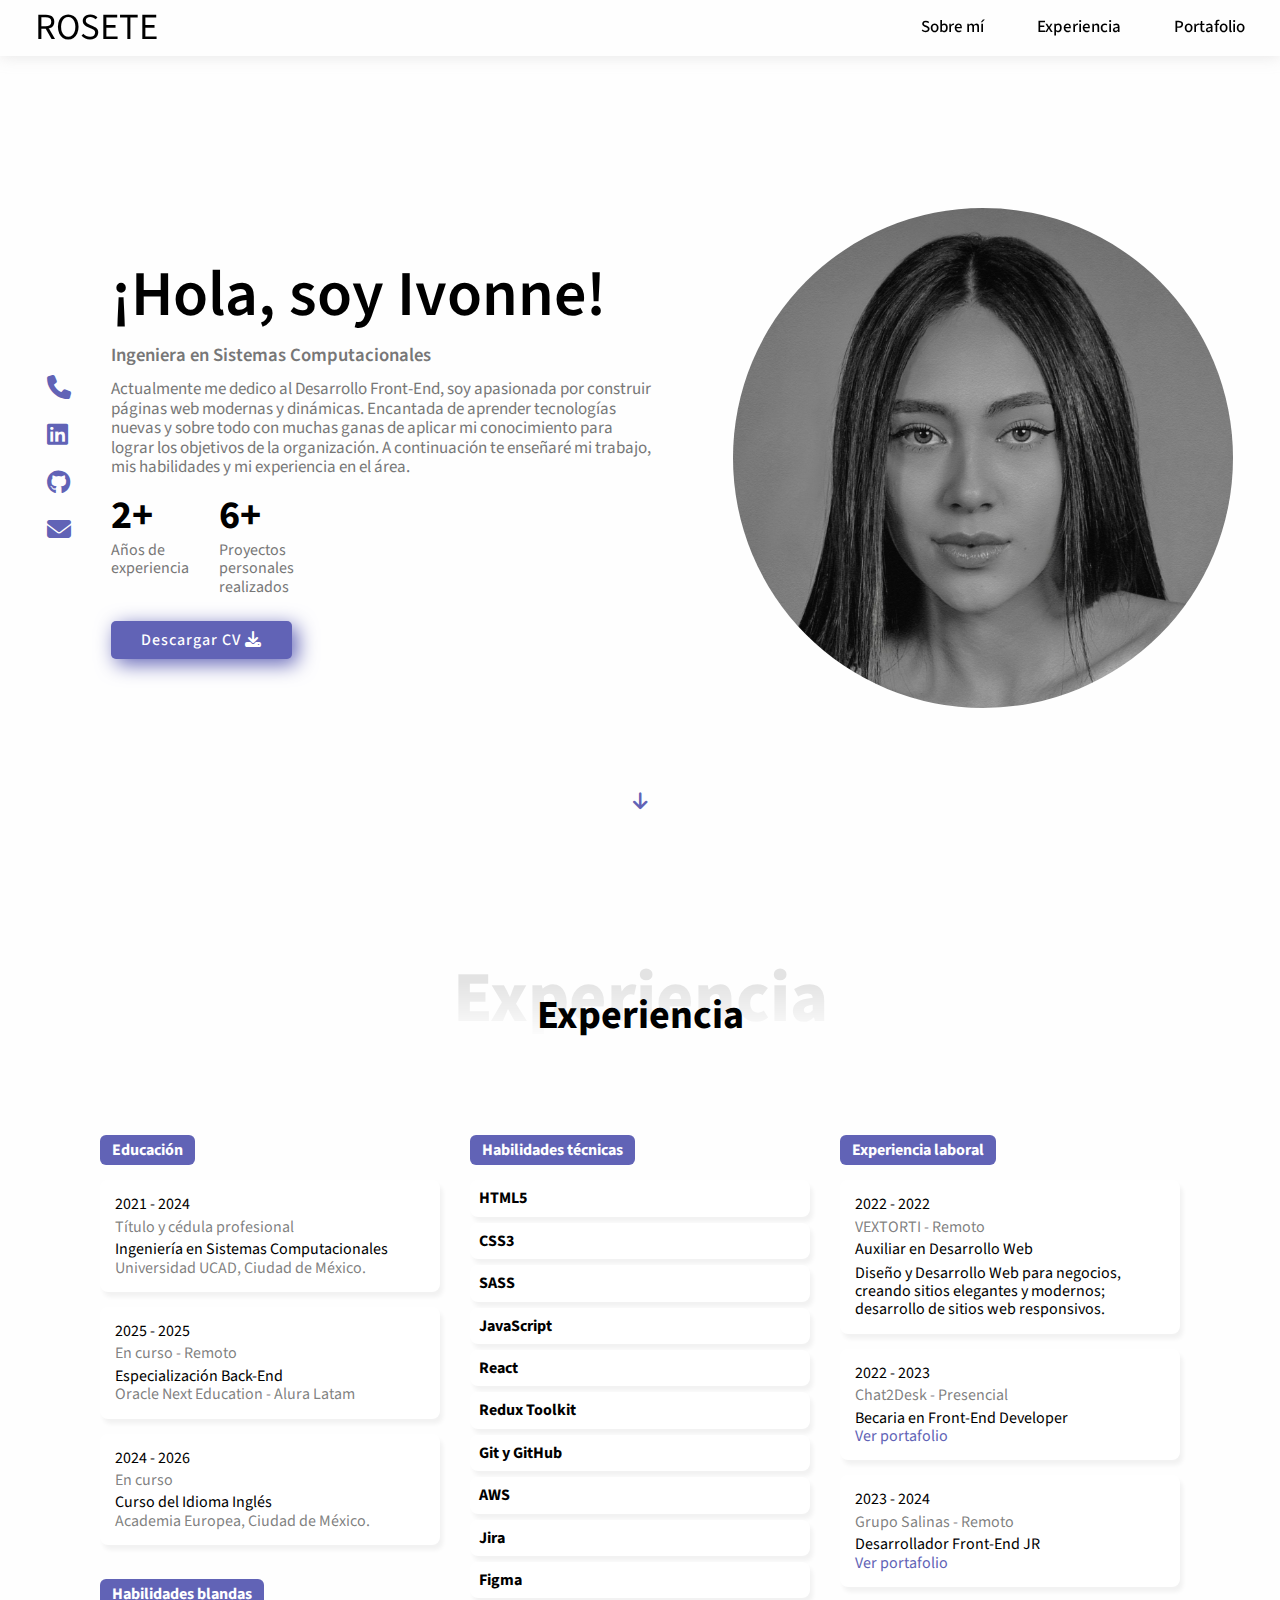
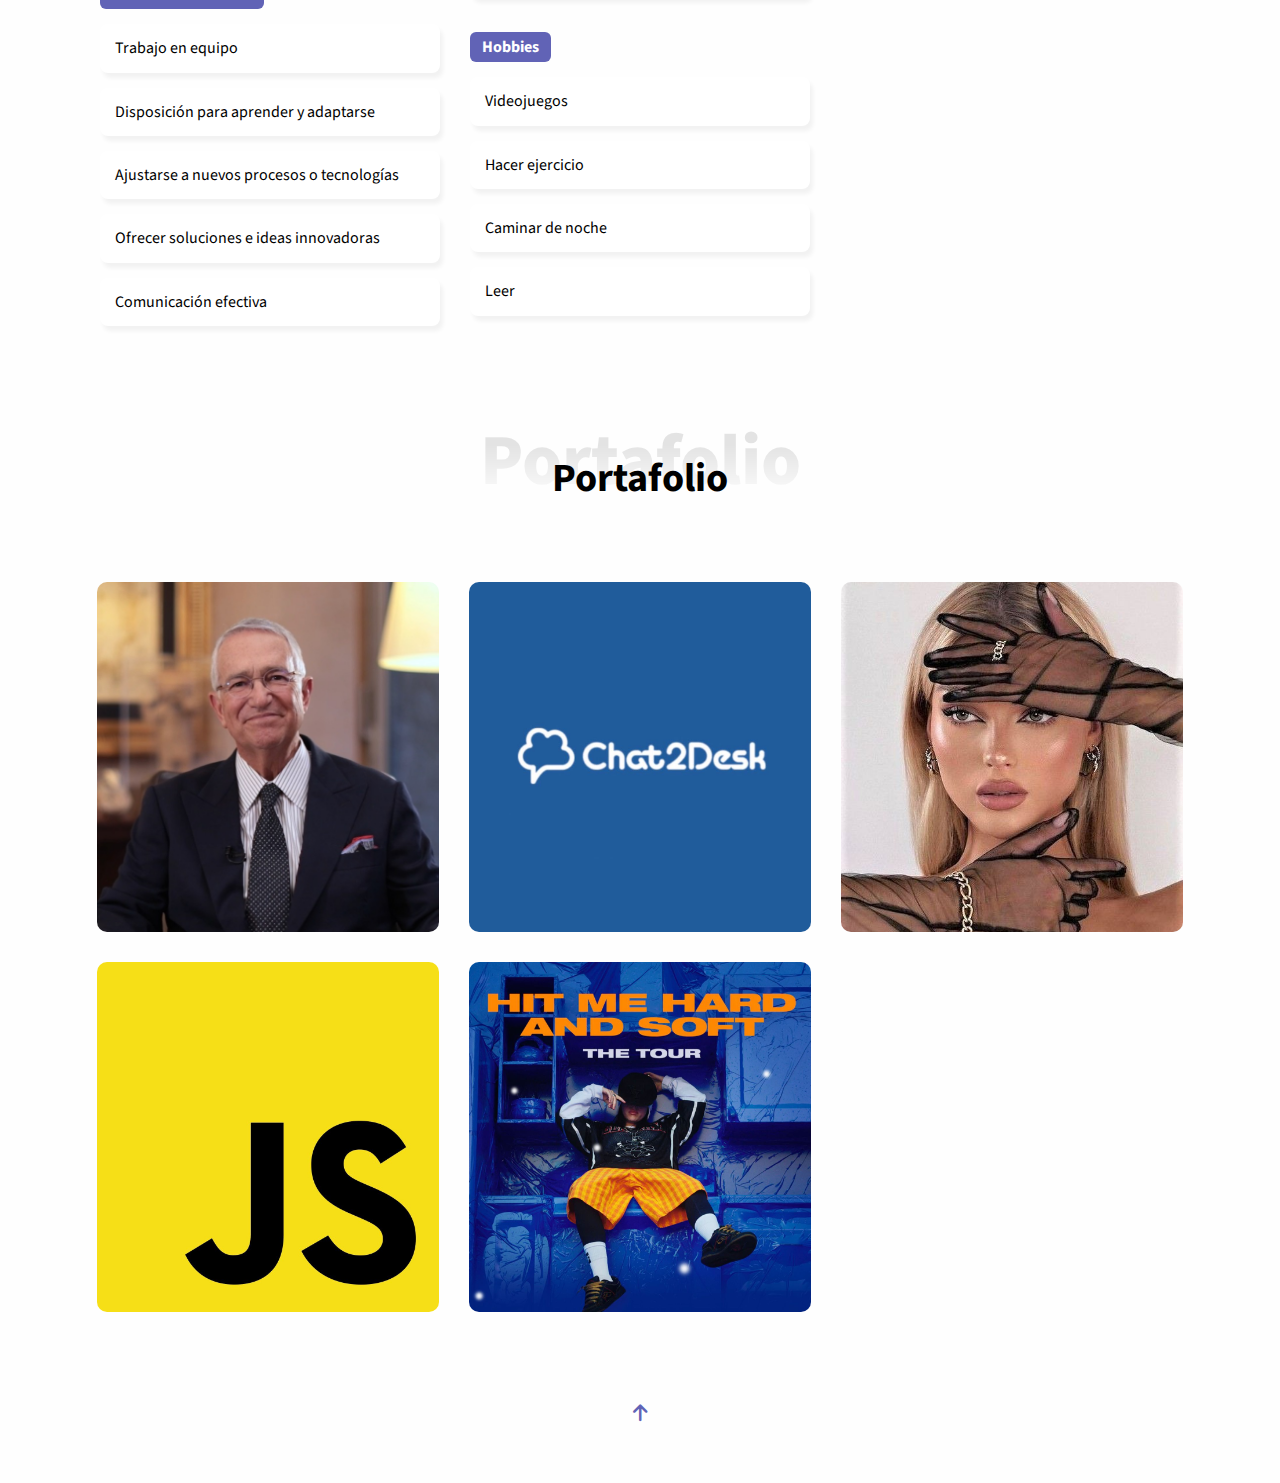
<file: public/index.html>
<!DOCTYPE html>
<html lang="en">
<head>
    <meta charset="UTF-8">
    <meta http-equiv="X-UA-Compatible" content="IE=edge">
    <meta name="viewport" content="width=device-width, initial-scale=1.0">
    <title>Portafolio Rosete</title>
    <link href="style.css" type="text/css" rel="stylesheet">
    <link href="normalize.css" rel="stylesheet">
    <link rel="stylesheet" href="https://cdnjs.cloudflare.com/ajax/libs/font-awesome/6.1.1/css/all.min.css">
</head>
<body>
    <!-- = Header = -->
    <header class="sticky">
        <div class="nav-bar">
            <a href="#sobre" class="logo">ROSETE</a>
            <div class="navigation">
                <div class="nav-items">
                    <a href="#sobre">Sobre mí</a>
                    <a href="#experiencia">Experiencia</a>
                    <a href="#portfolio">Portafolio</a>
                </div>
            </div>
        </div>
    </header>

    <!-- = Bienvenido = -->
    <section class="home flex-center" id="sobre">
        <div class="home-container">
            <div class="media-icons">
                <a href=""><i class="fas fa-phone"></i></a>
                <a href="https://www.linkedin.com/in/ivonnerosetea/"><i class="fab fa-linkedin"></i></a>
                <a href="https://github.com/ivonnerosetea/Porta-folio-Ivo"><i class="fab fa-github"></i></a>
                <a href="mailto:irosetealcan@gmail.com?subject=Asunto%20del%20Correo&body=Este%20es%20el%20cuerpo%20del%20mensaje"><i class="fas fa-envelope"></i></a>
            </div>
            <div class="info">
            <h2>¡Hola, soy Ivonne!</h2>
            <h3>Ingeniera en Sistemas Computacionales</h3>
            <p>Actualmente me dedico al Desarrollo Front-End, soy apasionada por construir páginas web modernas y dinámicas. Encantada de aprender tecnologías nuevas y sobre todo con muchas ganas de aplicar mi conocimiento para lograr los objetivos de la organización. A continuación te enseñaré mi trabajo, mis habilidades y mi experiencia en el área.</p>
            <ul class="profesional-list">
              <li class="list-item">
                  <h3>2+</h3>
                  <span>Años de<br>experiencia</span>
              </li>
              <li class="list-item">
                  <h3>6+</h3>
                  <span>Proyectos<br>personales<br>realizados</span>
              </li>
          </ul>
            <a href="Currículum.pdf" download="Currículum.pdf" class="btn">Descargar CV <i class="fas fa-download"></i></a>
          </div>
           <div class="about-img">
                <img src="img/sobremi.jpeg" alt="">
           </div>
        </div>
        <a href="#experiencia" class="scroll-down"><i class="fas fa-arrow-down"></i></a>
    </section>


    <!-- = Experiencia = -->
    <section class="skills section" id="experiencia">
     <div class="container flex-center">
        <h1 class="section-title-01">Experiencia</h1>
        <h2 class="section-title-02">Experiencia</h2>
        <!-- <div class="content">
        <div class="skills-description"> -->
    </div>
  </section>

      <div class="container-grid">   
        <!-- Educación -->
        <div class="educacion">
          <h4><label>Educación</label></h4>
          <ul class="edu-list">
            <li class="item">
              <span class="year">2021 - 2024</span>
              <p style="color: rgba(76, 76, 76, 0.712); margin-bottom: 4px; margin-top: 4px;">Título y cédula profesional</p>
              <p>Ingeniería en Sistemas Computacionales <br> <span style="color: rgba(76, 76, 76, 0.712);">Universidad UCAD, Ciudad de México.</span></p>
            </li>
            <li class="item">
              <span class="year">2025 - 2025</span>
              <p style="color: rgba(76, 76, 76, 0.712); margin-bottom: 4px; margin-top: 4px;">En curso - Remoto</p>
              <p>Especialización Back-End <br> <span style="color: rgba(76, 76, 76, 0.712);"> Oracle Next Education - Alura Latam</span></p>
            </li>
            <li class="item">
              <span class="year">2024 - 2026</span>
              <p style="color: rgba(76, 76, 76, 0.712); margin-bottom: 4px; margin-top: 4px;">En curso</p>
              <p>Curso del Idioma Inglés <br> <span style="color: rgba(76, 76, 76, 0.712);"> Academia Europea, Ciudad de México.</span></p>
            </li>
          </ul>
        </div>
    
        <!-- Habilidades técnicas -->
        <div class="habilidades">
          <h4><label>Habilidades técnicas</label></h4>
          <ul class="bars">
            <li class="bar"><div class="info"><span>HTML5</span></div><div class="line html"></div></li>
            <li class="bar"><div class="info"><span>CSS3</span></div><div class="line css"></div></li>
            <li class="bar"><div class="info"><span>SASS</span></div><div class="line sass"></div></li>
            <li class="bar"><div class="info"><span>JavaScript</span></div><div class="line javascript"></div></li>
            <li class="bar"><div class="info"><span>React</span></div><div class="line react"></div></li>
            <li class="bar"><div class="info"><span>Redux Toolkit</span></div><div class="line git"></div></li>
            <li class="bar"><div class="info"><span>Git y GitHub</span></div><div class="line figma"></div></li>
            <li class="bar"><div class="info"><span>AWS</span></div><div class="line aws"></div></li>
            <li class="bar"><div class="info"><span>Jira</span></div><div class="line jira"></div></li>
            <li class="bar"><div class="info"><span>Figma</span></div><div class="line firebase"></div></li>
          </ul>
        </div>
    
        <!-- Experiencia laboral -->
        <div class="laboral">
          <h4><label>Experiencia laboral</label></h4>
          <ul class="edu-list">
            <li class="item">
              <span class="year">2022 - 2022</span>
              <p style="color: rgba(76, 76, 76, 0.712); margin-bottom: 4px; margin-top: 4px;">VEXTORTI - Remoto</p>
              <p style="margin-bottom: 5px;">Auxiliar en Desarrollo Web</p>
              <p>Diseño y Desarrollo Web para negocios, creando sitios elegantes y modernos; desarrollo de sitios web responsivos.</p>
            </li>
            <li class="item">
              <span class="year">2022 - 2023</span>
              <p style="color: rgba(76, 76, 76, 0.712); margin-bottom: 4px; margin-top: 4px;">Chat2Desk - Presencial</p>
              <p>Becaria en Front-End Developer</p>
              <a style="color: #6163b6;" href="#portfolio">Ver portafolio</a>
            </li>
            <li class="item">
              <span class="year">2023 - 2024</span>
              <p style="color: rgba(76, 76, 76, 0.712); margin-bottom: 4px; margin-top: 4px;">Grupo Salinas - Remoto</p>
              <p>Desarrollador Front-End JR</p>
              <a style="color: #6163b6;" href="#portfolio">Ver portafolio</a>
            </li>
          </ul>
        </div>
    
        <!-- Habilidades blandas -->
        <div style="margin-top: -53px;" class="blandas">
          <h4><label>Habilidades blandas</label></h4>
          <ul class="edu-list">
            <li class="item">Trabajo en equipo</li>
            <li class="item">Disposición para aprender y adaptarse</li>
            <li class="item">Ajustarse a nuevos procesos o tecnologías</li>
            <li class="item">Ofrecer soluciones e ideas innovadoras</li>
            <li class="item">Comunicación efectiva</li>
          </ul>
        </div>
    
        <!-- Hobbies -->
        <div class="hobbies">
          <h4><label>Hobbies</label></h4>
          <ul class="edu-list">
            <li class="item">Videojuegos</li>
            <li class="item">Hacer ejercicio</li>
            <li class="item">Caminar de noche</li>
            <li class="item">Leer</li>
          </ul>
        </div>
    
      </div>
    </section>
    

<!-- = Portafolio = -->
  <section class="portfolio section" id="portfolio">
    <div class="container flex-center">
      <h1 class="section-title-01">Portafolio</h1>
      <h2 class="section-title-02">Portafolio</h2>
        <div class="content">
        <div class="portfolio-list">
        <div class="img-card-container">
        <div class="img-card">
        <div class="overlay"></div>
        <div class="info">
          <h3>Grupo Salinas</h3>
          <span>Blog de Ricardo Salinas</span>
        </div>
          <img src="img/ricardo.jpeg" alt="">
        </div>
        <div class="porfolio-model flex-center">
        <div class="portfolio-model-body">
          <i class="fas fa-times portfolio-close-btn"></i>
          <h3>Proyectos en los que colaboré en Grupo Salinas</h3>
          <img src="img/blog.jpeg" alt="">
          <p>Diseñé y desarrollé interfaces interactivas que mejoraron la experiencia del usuario utilizando React, entre otras tecnologías; colaboré en diferentes proyectos de equipo, aportando ideas innovadoras y soluciones a desafíos técnicos; me adapté rápidamente a nuevas tecnologías.</p>
          <div class="botones-modal">
            <div class="tooltip-container">
              <button class="btn-visitar"><a href="https://www.ricardosalinas.com/"><i style="color: aliceblue;" class="fas fa-arrow-right"></i></a></button>
              <span class="tooltip-text">Visitar página web</span>
            </div>
          </div>
        </div>
      </div>
    </div>
  <div class="img-card-container">
      <div class="img-card">
        <div class="overlay"></div>
          <div class="info">
            <h3>Chat2Desk</h3>
            <span>OnCloud Chatbots</span>
          </div>
            <img src="img/c2d.jpeg" alt="">
          </div>
          <div class="porfolio-model flex-center">
          <div class="portfolio-model-body">
            <i class="fas fa-times portfolio-close-btn"></i>
            <h3>Chat2Desk</h3>
            <img src="img/c2d2.jpeg" alt="">
            <p>Colaboración en desarrollo de Landing Page, desarrollo con React y tecnologías web; redacción de documentación para funcionalidades nuevas del sistema interno de la organización; configuración de Chatbots para clientes finales y soporte técnico.</p>
            <div class="botones-modal">
              <div class="tooltip-container">
                <button class="btn-visitar"><a href="https://chat2desk.mx/"><i style="color: aliceblue;" class="fas fa-arrow-right"></i></a></button>
                <span class="tooltip-text">Visitar página web</span>
              </div>
            </div>
          </div>
        </div>
      </div>
  <div class="img-card-container">
      <div class="img-card">
        <div class="overlay"></div>
          <div class="info">
            <h3>ROSETE</h3>
            <span>Moda a tu estilo</span>
          </div>
            <img src="img/moda.jpeg" alt="">
          </div>
          <div class="porfolio-model flex-center">
          <div class="portfolio-model-body">
            <i class="fas fa-times portfolio-close-btn"></i>
            <h3>MODA A TU ESTILO</h3>
            <img src="img/portada.jpeg" alt="">
            <p>Esta página ha sido desarrollada con el propósito de demostrar mis conocimientos en las tecnologías HTML y CSS, incorporando diseños originales creados por mí misma, con el objetivo de destacar mis habilidades creativas.</p>
            <div class="botones-modal">  

              <div class="tooltip-container">
              <button class="btn-visitar"><a href="https://tienda-rosete.web.app/"><i style="color: aliceblue;" class="fas fa-arrow-right"></i></a></button>
              <span class="tooltip-text">Visitar página web</span>
              </div>       
              <div class="tooltip-container">
              <button class="btn-github"><a href="https://github.com/ivonnerosetea/Tienda-Rosete"><i style="color: aliceblue;" class="fab fa-github"></i></a></button>
              <span class="tooltip-text">Visitar GitHub</span>
              </div>        

            </div>
          </div>
        </div>
      </div>
  <div class="img-card-container">
      <div class="img-card">
        <div class="overlay"></div>
          <div class="info">
            <h3>Lógica en JavaScript</h3>
            <span>Mini juego de adivinanza</span>
          </div>
            <img src="img/javascript.jpeg" alt="">
          </div>
          <div class="porfolio-model flex-center">
          <div class="portfolio-model-body">
            <i class="fas fa-times portfolio-close-btn"></i>
            <h3>Lógica de programación</h3>
            <img src="img/logica.jpeg" alt="">
            <p>Estos pequeños proyectos los diseñé para practicar mi Lógica de Programación con JavaScript, con el tiempo les hago mejoras y agrego nuevos desafíos, con el objetivo de aplicar esa lógica en otros lenguajes de programación en el futuro.</p>
            <div class="botones-modal">              
              <div class="tooltip-container">
              <button class="btn-github"><a href="#"><i style="color: aliceblue;" class="fab fa-github"></i></a></button>
              <span class="tooltip-text">Visitar GitHub</span>
              </div>            
            </div>
          </div>
        </div>
      </div>
      
  <div class="img-card-container">
      <div class="img-card">
        <div class="overlay"></div>
          <div class="info">
            <h3>Billie Eilish</h3>
            <span>Tour & News</span>
          </div>
            <img src="img/billie.jpeg" alt="">
          </div>
          <div class="porfolio-model flex-center">
          <div class="portfolio-model-body">
            <i class="fas fa-times portfolio-close-btn"></i>
            <h3>Tour Billie Eilish</h3>
            <img src="img/tour.jpeg" alt="">
            <p>Desarrollo de un proyecto práctico con el objetivo de evidenciar mis habilidades y experiencia en la implementación y optimización de hojas de estilo utilizando SASS, con énfasis en la modularidad, la reutilización de código.</p>
            <div class="botones-modal">              
              <div class="tooltip-container">
              <button class="btn-visitar"><a href="https://billie-eilish-tour.web.app/"><i style="color: aliceblue;" class="fas fa-arrow-right"></i></a></button>
              <span class="tooltip-text">Visitar página web</span>
              </div>              
              <div class="tooltip-container">
              <button class="btn-github"><a href="https://github.com/ivonnerosetea/Bil-Eilish"><i style="color: aliceblue;" class="fab fa-github"></i></a></button>
              <span class="tooltip-text">Visitar GitHub</span>
              </div>            
            </div>
          </div>
         </div>
        </div>
       </div>
      </div>
     </div>
  </section>

  <!-- ==Footer== -->
  <footer>
    <a href="#sobre" class="scroll-down"><i class="fas fa-arrow-up"></i></a>
  </footer>

  <!-- ==External scripts== -->
  <script src="js/main.js"></script>
  </body>
</html>
</file>
<file: public/style.css>
@import url('https://fonts.googleapis.com/css2?family=Source+Sans+Pro:wght@300;400&display=swap');

/* Paleta de colores */
:root {
    --first-color: #000;
    --second-color: #6163b6;
    --third-color: #777; 
    --hover-color: #614fd0;
    --body-bg-color: #fefefe;
    --card-bg-color: #fff;
    --modal-bg-color: #fff;
    --bg-transparent-color: rgb(0,0,0,0.1);
    --transparent-color-01: rgb(0,0,0,0.1);
    --transparent-color-02: rgb(106,89,209.01);
    --line-color: #d7d7d7;
    --boton-visit: #333232e3;
    --tools-modal: #585858;
    --color-filter: invert(1);
    --box-shadow: 3px 3px 20px rgb(0 0 0 / 10%)
    --small-font-size: 0.9em;
    --normal-font-size: 1rem;
    --scroll-bar-color: #c5cadf;
    --scroll-thumb-color: #70768a;
    --scroll-thumb-hover-color: #454f6b;
}

/* = Selectores = */
* {
    margin: 0;
    padding: 0;
    box-sizing: border-box;
    font-family:  'Source Sans Pro', sans-serif;
}

html {
    scroll-behavior: smooth;
}

body {
    color: var(--first-color);
    background: var(--body-bg-color);
    margin: 2rem 0 0 0;
    transition: .5s ease;
}

a {
text-decoration: none;
}

li {
    list-style: none;
}

/* = Scroll bar = */
::-webkit-scrollbar {
    width: 10px;
    background: var(--scroll-bar-color);
}

::-webkit-scrollbar-thumb {
    background: var(--scroll-bar-color);
    border-radius: 2em;
}

::-webkit-scrollbar-thumb:hover {
    background: var(--scroll-thumb-hover-color);
}

/* = Header = */
/* Rosete */
header {
    z-index: 99999;
    width: 100%;
    position: fixed;
    top: 0;
    left: 0;
    backdrop-filter: blur(20px);
    transition: all 1s;
}

header.sticky {
    background: rgba(255, 255, 255, 0);
    box-shadow: 0px 0px 15px 0px rgba(190, 187, 187, 0.382);
}

.nav-bar {
    position: relative;
    height: calc(4rem + 1rem);
    max-width: 1250px;
    display: flex;
    justify-content: space-between;
    align-items: center;
    margin-left: auto;
    margin-right: auto;
    padding: 0 20px;
    transition: all 1s;
}

header.sticky .nav-bar {
    height: calc(2.5rem + 1rem);
}

.nav-bar .logo {
    color: var(--first-color);
    font-size: 2.3em;
    font-weight: 400;
}

.nav-items a {
    color: var(--first-color);
    font-size: 17px;
    font-weight: 500;
}

.nav-items a:not(:last-child) {
    margin-right: 50px;
}

.nav-items a:hover {
    color: var(--second-color);
}


@media (max-width: 768px) {

    .nav-bar {
        flex-direction: column !important; 
        align-items: center !important;
        text-align: center !important;
        height: auto !important;
        padding: 10px 0 !important;
    }

    .nav-items {
        display: flex !important;
        flex-direction: column !important;
        gap: 15px !important;
        margin-top: 10px !important;
    }

    .nav-items a:not(:last-child) {
        margin-right: 0;
    }

    .nav-bar .logo {
        font-size: 1.8em;
        margin-bottom: 10px;
    }
}

/* Bienvenido */
.home {
    position: relative;
    max-width: 1250px;
    min-height: 100vh;
    margin-left: auto;
    margin-right: auto;
    padding: 4rem 2rem;
    flex-direction: column;
}

.home .home-container {
    display: flex;
    justify-content: space-between;
    align-items: center;
    width: 100%;
    margin-top: 100px;
}

.home-container .media-icons {
    display: flex;
    flex-direction: column;
    margin-right: 40px;
}

.home-container .media-icons a {
    color: var(--second-color);
    font-size: 1.5em;
    margin: 10px 0;
}

.home-container .media-icons a:hover {
    color: var(--hover-color);
}

.home-container .info h2 {
    font-size: 4rem;
    font-weight: 600;
    line-height: 70px;
}

.home-container .info h3 {
    color: var(--third-color);
    font-feature-settings: 1.3em;
    font-weight: 600;
    line-height: 50px;
}

.home-container .info p {
    color: var(--third-color);
    font-size: 17px;
    max-width: 110rem;
    margin-right: 80px;
}

/* Años de experiencia */
.home-container .profesional-list {
    display: flex;
    column-gap: 30px;
    margin-top: 13px;
}

.home-container .profesional-list .list-item h3 {
    font-size: 2.5em;
    font-weight: 700;
    color: var(--first-color);
}

.home-container .profesional-list .list-item span {
    color: var(--third-color);
    font-size: var(--small-font-size);
}

/* Botón curriculúm */
.btn {
    background: var(--second-color);
    color: #fff;
    font-size: var(--normal-font-size);
    font-weight: 500;
    display: inline-block;
    margin-top: 25px;
    padding: 10px 30px;
    letter-spacing: 1px;
    border-radius: 5px;
    box-shadow: 5px 5px 20px 0px var(--second-color);
}

.btn:hover {
    background: var(--first-color);
    box-shadow: 5px 5px 20px 0px var(--first-color);
    transition: background .5s, box-shadow .5s;
}

/* Mi foto */
.home-container .about-img {
    position: relative;
}

.home-container .about-img img {
    max-width: 50%;
    min-width: 500px; 
    border-radius: 100%;
    height: -90%;
}

/* Scroll sobre mí */
.home .scroll-down {
    color: var(--first-color);
    font-size: var(--normal-font-size);
    font-weight: 500;
    margin-top: 80px;
}

.home .scroll-down i {
    color: var(--second-color);
    font-size: 1.2em;
    animation: arrow-down ease 2s infinite;
}

@keyframes arrow-down { 
    0% {
        transform: translateY(0);
    }
    30% {
        transform: translateY(10px);
    }
}

@media (max-width: 1024px) {
    .home .home-container {
        flex-direction: column;
        text-align: center;
        gap: 30px;
    }

    .home-container .about-img {
        order: -1; 
    }

    .home-container .info {
        max-width: 100%;
        text-align: center;
    }

    .home-container .about-img img {
        width: 350px !important;  
        height: auto !important; 
        max-width: 100% !important;  
        min-width: unset !important;  
        object-fit: cover !important; 
        display: block;

    }

    .home-container .profesional-list {
        flex-direction: row !important;
        justify-content: center;
        gap: 30px;
    }

    .home-container .media-icons {
        order: 1;
        flex-direction: row !important;
        justify-content: center;
        gap: 15px;
        margin-top: 10px;
        margin: 0 auto !important;
    }
}

@media (max-width: 768px) {
    .home .home-container {
        flex-direction: column;
        align-items: center;
        text-align: center;
        gap: 20px;
    }

    .home-container .about-img {
        order: -1;
    }

    .home-container .about-img img {
        width: 280px !important; 
        height: auto !important; 
        max-width: 100% !important;  
        min-width: unset !important;  
        object-fit: cover !important; 
        display: block;
        margin-top: 50px;
    }

    .home-container .info {
        max-width: 100% !important; 
        text-align: center !important;
        margin: 0 auto !important;
    }

    .home-container .info p {
        max-width: 100% !important; 
        text-align: center !important;
        margin: 0 auto !important;
        line-height: 1.5; 
    }

    .home-container .info h2 {
        font-size: 2.3rem !important; 
        text-align: center !important;
    }

    .home-container .info h3 {
        font-size: 1rem;
        text-align: center;
        color: #515151f0 !important;
    }

    .home-container .profesional-list .list-item h3 {
        font-size: 2.3rem;
        color: #000000 !important;
    }

    .home-container .profesional-list {
        flex-direction: row !important;
        justify-content: center;
        gap: 15px;
    }

    .home-container .media-icons {
        order: 1; 
        flex-direction: row !important;
        justify-content: center;
        gap: 15px;
        margin-top: 10px;
        margin: 0 auto !important;
    }

    .btn {
        font-size: 1em;
        padding: 8px 20px;
    }
}

/* Letras se sección */
.flex-center {
    display: flex;
    justify-content: center;
    align-items: center;
} 

.section-title-01 {
    font-size: 4.5em;
    font-weight: 800;
    margin-bottom: 2rem;
    background: linear-gradient(to top, transparent 0%, var(--first-color) 70%);
    -webkit-background-clip: text;
    -webkit-text-fill-color: transparent;
    opacity: .1;
}

.section-title-02 {
    font-size: 2.5em;
    font-weight: 700;
    transform: translateY(-80px);
}

.container {
    position: relative;
    flex-direction: column;
}

/* Experiencia */
.container-grid {
  display: grid;
  grid-template-columns: repeat(3, 1fr);
  gap: 30px;
  align-items: start;
  margin-top: 1rem;
  padding: 0 100px;
}

/* Estilo para títulos */
.container-grid h4 label {
  background-color: #6163b6;
  color: white;
  padding: 6px 12px;
  border-radius: 6px;
  display: inline-block;
  margin-bottom: 15px;
}

.edu-list .item {
    background-color: #ffffff;
    padding: 15px;
    margin-bottom: 15px;
    border-radius: 8px;
    box-shadow: 3px 5px 4px rgba(0, 0, 0, 0.05);
  }

/* Lista de barras de habilidades */
.bars {
  display: grid;
  grid-template-columns: 1fr;
  gap: 5px;
  list-style: none;
}

.bar {
    background-color: #ffffff;
    padding: 9px;
    margin-bottom: 1px;
    border-radius: 8px;
    box-shadow: 3px 5px 4px rgba(0, 0, 0, 0.05);
}

.bar .info span {
  font-weight: bold;
}

/* Responsividad */
@media screen and (max-width: 900px) {
  .container-grid {
    grid-template-columns: repeat(2, 1fr);
    padding: 0 60px;
  }
  .blandas {
    margin-top: auto !important;
  }
}

@media screen and (max-width: 600px) {
  .container-grid {
    grid-template-columns: 1fr;
  }
}

/* = Portfolio = */
 /* Width Potafolio */
 .portfolio {
    position: relative;
    width: 1150px;
    margin-left: auto;
    margin-right: auto;
    padding: 2rem 2rem 2rem;
}

.container .content {
    width: 100%;
}

.portfolio-list {
    display: grid;
    grid-template-columns: repeat(auto-fill, minmax(300px, 1fr));
    max-width: 100%;
    gap: 30px;
    margin: 0 auto;
}

.portfolio-list .img-card {
    position: relative;
    max-width: 100%;
    height: 350px;
    border-radius: 10px;
    box-shadow: var(--box-shadow);
    overflow: hidden;
    cursor: pointer;
}

.portfolio-list .img-card .overlay {
    transition: 1s ease;
}

.portfolio-list .img-card:hover .overlay {
    z-index: 777;
    position: absolute;
    width: 100%;
    height: 100%;
    background: #00000060;
}

.portfolio-list .img-card .info {
    z-index: 777;
    position: absolute;
    bottom: 0;
    left: 0;
    margin: 20px;
    color: #fff;
    transform: translateY(20px);
    opacity: 0;
    transition: 1s ease;
}

.portfolio-list .img-card:hover .info {
    transform: translateY(0);
    opacity: 1;
}

.portfolio-list .img-card .info h3 {
    font-size: 1.5em;
}

.portfolio-list .img-card .info span {
    font-size: 1.2em;
}

.portfolio-list .img-card img {
    width: 100%;
    height: 100%;
    object-fit: cover;
}

.porfolio-model {
    z-index: 999999;
    position: fixed;
    width: 100%;
    height: 100vh;
    top: 0;
    left: 0;
    background: var(--transparent-color-01);
    backdrop-filter: blur(20px);
    visibility: hidden;
    opacity: 0;
    transition: .3s ease;
}

.porfolio-model.active {
    visibility: visible;
    opacity: 1;
}

@media (max-width: 768px) {
    .portfolio {
     display: block !important;
         width: 90% !important;
         max-width: 400px !important;
         margin: 0 auto !important;
         padding: 20px !important;
         text-align: left !important;
    }
}

/* Contenido del modal  */
.portfolio-model-body {
    position: relative;
    background: var(--modal-bg-color);
    max-width: 700px;
    margin: 20px;
    padding: 40px;
    border-radius: 10px;
    box-shadow: var(--box-shadow);
    transform: translateY(-50px);
    transition: .5s ease;
}

.porfolio-model.active .portfolio-model-body {
    transform: translateY(0);
}

.portfolio-close-btn {
    position: absolute;
    top: 0;
    right: 0;
    margin: 20px;
    cursor: pointer;
}

.portfolio-model-body h3 {
    font-size: 1.5em;
}

.portfolio-model-body img {
    width: 100%;
    margin: 20px 0;
    border-radius: 10px;
}

/* Tooltip modal */
.tooltip-container {
    position: relative; 
    display: inline-block; 
  }
  
  .tooltip-container .tooltip-text {
    visibility: hidden; 
    width: 200px; 
    background-color: var(--tools-modal); 
    color: var(--body-bg-color); 
    text-align: center;
    padding: 8px;
    border-radius: 50px;
    position: absolute; 
    top: 50%; 
    left: 105%; 
    transform: translateY(-50%); 
    opacity: 0; 
    z-index: -1; 
    transition: opacity 0.3s ease, z-index 0s ease 0.3s; 
  }
  
  .tooltip-container:hover .tooltip-text {
    visibility: visible; 
    opacity: 1; 
    z-index: 10; 
    transition: opacity 0.3s ease, z-index 0s ease 0s; 
  }
  
/* Botones modal  */
.botones-modal {
    margin-top: 15px;
}
  
.btn-visitar {
    background-color: var(--boton-visit);
    color: var(--body-bg-color);
    border: none;
    padding: 8px 10px;
    border-radius: 50px;
    cursor: pointer;
    font-size: 16px;
  }
  
  .btn-github {
    background-color: var(--boton-visit);
    border: none;
    padding: 8px 10px;
    border-radius: 50px;
    cursor: pointer;
    font-size: 16px;
  }

/* = Scroll footer = */
footer .scroll-down {
    color: var(--first-color);
    font-size: var(--normal-font-size);
    font-weight: 500;
    margin: 60px;   
    display: flex;
    justify-content: center;
    align-items: center;
}

footer .scroll-down i {
    color: var(--second-color);
    font-size: 1.2em;
    animation: arrow-down ease 2s infinite;
}

@keyframes arrow-down { 
    0% {
        transform: translateY(0);
    }
    30% {
        transform: translateY(10px);
    }
}
</file>
